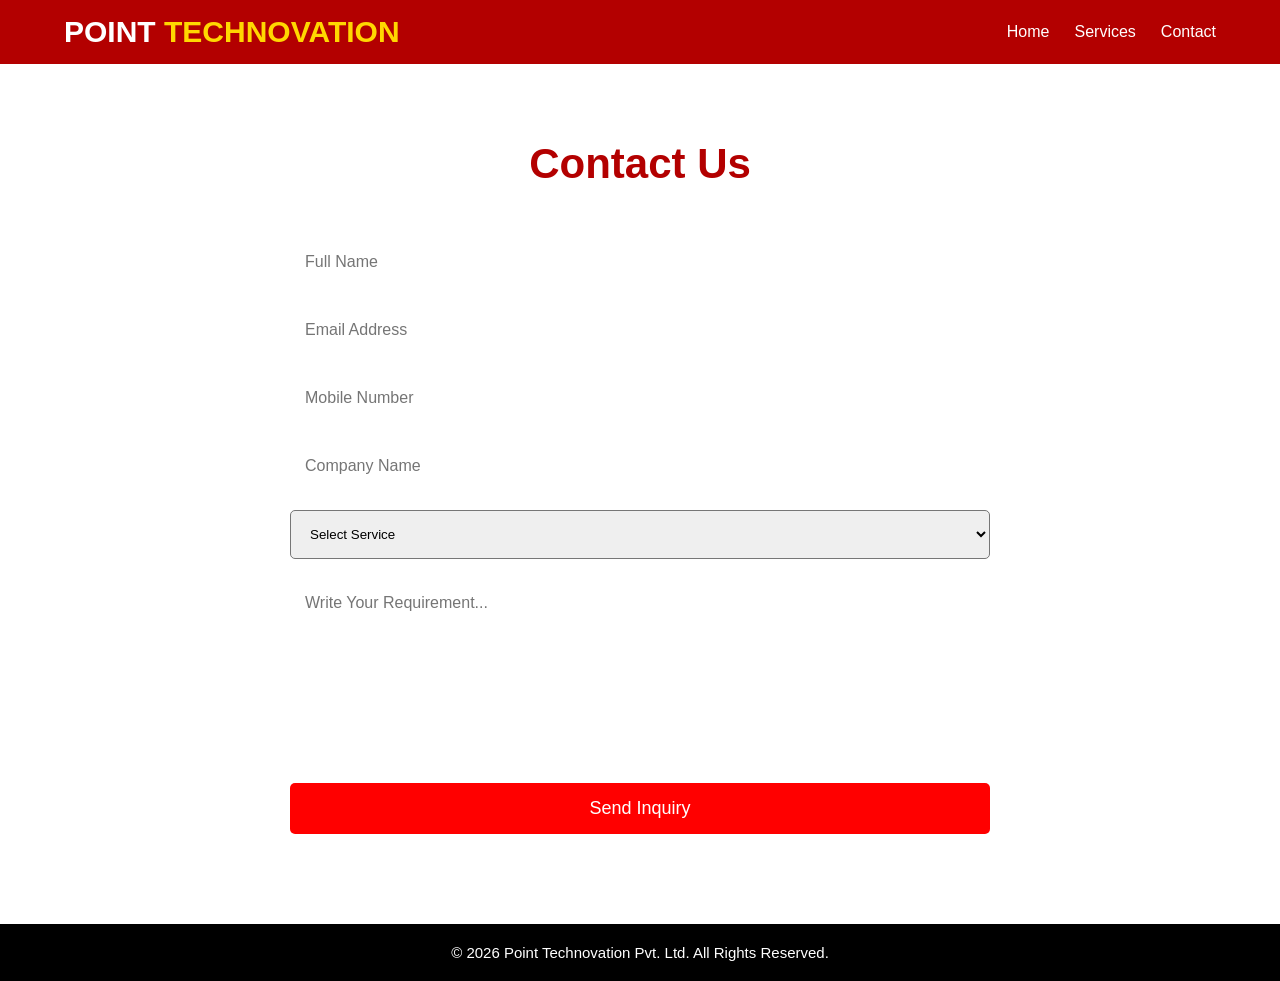
<file: contact.html>
<!DOCTYPE html>
<html lang="en">
<head>

<meta charset="UTF-8">
<meta name="viewport" content="width=device-width, initial-scale=1.0">

<title>Contact Us | Point Technovation Pvt. Ltd.</title>

<link rel="stylesheet" href="style.css">

</head>

<body>

<header>

<div class="container navbar">

<div class="logo">
POINT <span>TECHNOVATION</span>
</div>

<nav>

<ul>

<li><a href="index.html">Home</a></li>
<li><a href="service.html">Services</a></li>
<li><a href="contact.html">Contact</a></li>

</ul>

</nav>

</div>

</header>

<section style="padding-top:140px;">

<div class="container">

<h2 class="section-title">
Contact Us
</h2>

<form action="contact.php" method="POST" id="contactForm" class="contact-form">

<input
type="text"
name="name"
id="name"
placeholder="Full Name"
required>

<input
type="email"
name="email"
id="email"
placeholder="Email Address"
required>

<input
type="text"
name="phone"
id="phone"
placeholder="Mobile Number"
required>

<input
type="text"
name="company"
placeholder="Company Name">

<select
name="service"
style="width:100%;padding:15px;margin-bottom:20px;border-radius:5px;">

<option value="">Select Service</option>

<option>Fire Extinguisher</option>
<option>Fire Alarm System</option>
<option>Fire Hydrant System</option>
<option>Smoke Detector</option>
<option>Fire NOC</option>
<option>AMC Services</option>
<option>Refilling</option>
<option>Safety Audit</option>
<option>Other</option>

</select>

<textarea
name="message"
id="message"
placeholder="Write Your Requirement..."
required></textarea>

<button type="submit">

Send Inquiry

</button>

</form>

</div>

</section>

<footer>

© 2026 Point Technovation Pvt. Ltd. All Rights Reserved.

</footer>

<script src="script.js"></script>

</body>
</html>
</file>
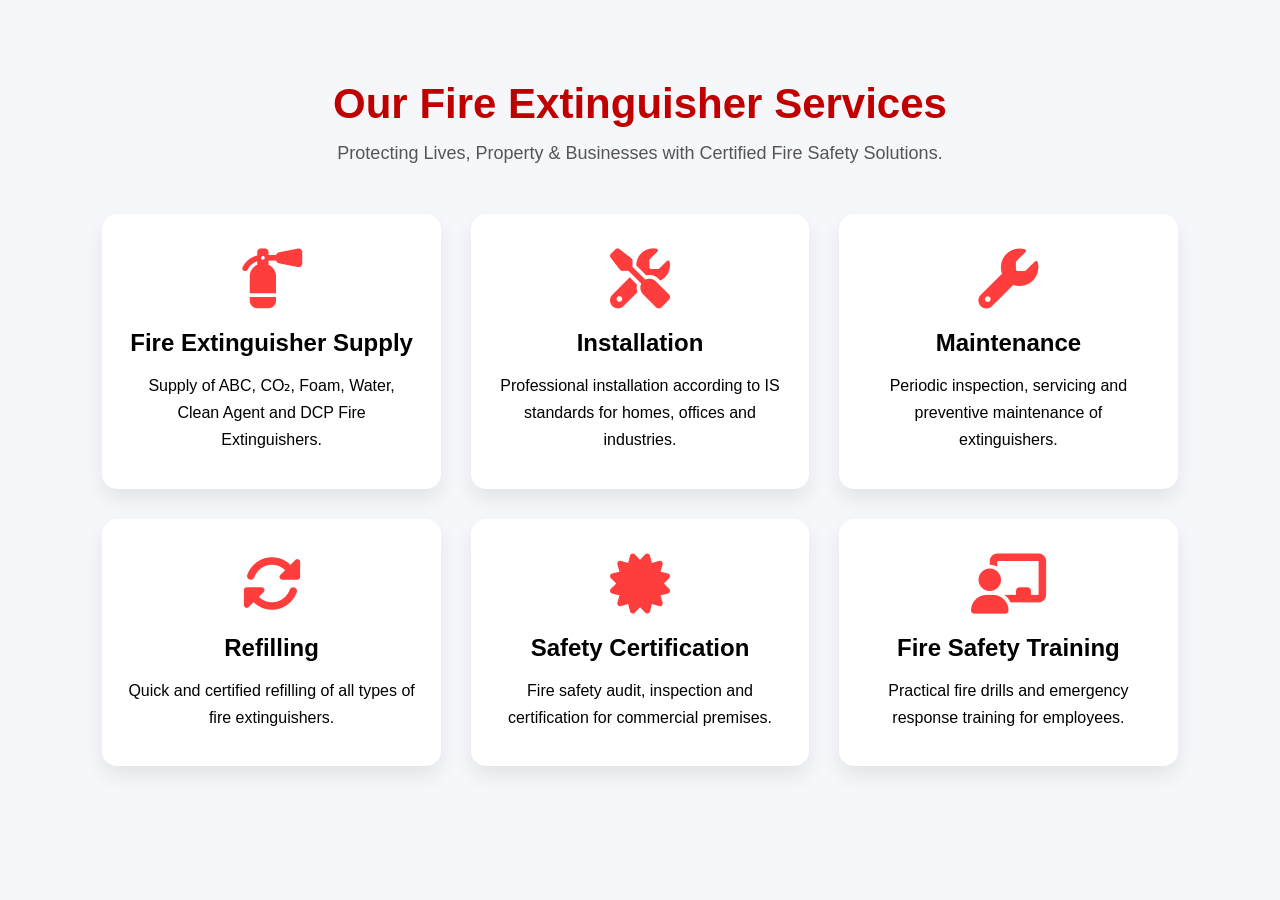
<file: service.html>
<!DOCTYPE html>
<html lang="en">
<head>
    <meta charset="UTF-8">
    <meta name="viewport" content="width=device-width, initial-scale=1.0">
    <title>Fire Extinguisher Services</title>
    <link rel="stylesheet" href="service style.css">

    <!-- Font Awesome -->
    <link rel="stylesheet"
    href="https://cdnjs.cloudflare.com/ajax/libs/font-awesome/6.5.2/css/all.min.css">
</head>
<body>

<section class="services">

    <div class="heading">
        <h1>Our Fire Extinguisher Services</h1>
        <p>Protecting Lives, Property & Businesses with Certified Fire Safety Solutions.</p>
    </div>

    <div class="service-container">

        <div class="card">
            <i class="fas fa-fire-extinguisher"></i>
            <h3>Fire Extinguisher Supply</h3>
            <p>Supply of ABC, CO₂, Foam, Water, Clean Agent and DCP Fire Extinguishers.</p>
        </div>

        <div class="card">
            <i class="fas fa-tools"></i>
            <h3>Installation</h3>
            <p>Professional installation according to IS standards for homes, offices and industries.</p>
        </div>

        <div class="card">
            <i class="fas fa-wrench"></i>
            <h3>Maintenance</h3>
            <p>Periodic inspection, servicing and preventive maintenance of extinguishers.</p>
        </div>

        <div class="card">
            <i class="fas fa-sync-alt"></i>
            <h3>Refilling</h3>
            <p>Quick and certified refilling of all types of fire extinguishers.</p>
        </div>

        <div class="card">
            <i class="fas fa-certificate"></i>
            <h3>Safety Certification</h3>
            <p>Fire safety audit, inspection and certification for commercial premises.</p>
        </div>

        <div class="card">
            <i class="fas fa-chalkboard-teacher"></i>
            <h3>Fire Safety Training</h3>
            <p>Practical fire drills and emergency response training for employees.</p>
        </div>

    </div>

</section>

</body>
</html>
</file>
<file: style.css>
/* style.css */

*{
margin:0;
padding:0;
box-sizing:border-box;
font-family:'Poppins',sans-serif;
scroll-behavior:smooth;
}

body{
background:#ffffff;
color:#333;
overflow-x:hidden;
}

.container{
width:90%;
max-width:1200px;
margin:auto;
}

header{
position:fixed;
top:0;
left:0;
width:100%;
background:#b30000;
padding:15px 0;
z-index:999;
box-shadow:0 5px 15px rgba(0,0,0,.2);
}

.navbar{
display:flex;
justify-content:space-between;
align-items:center;
}

.logo{
font-size:30px;
font-weight:700;
color:#fff;
}

.logo span{
color:#ffd700;
}

nav ul{
display:flex;
list-style:none;
}

nav ul li{
margin-left:25px;
}

nav ul li a{
text-decoration:none;
color:#fff;
font-weight:500;
transition:.3s;
}

nav ul li a:hover{
color:#ffd700;
}

.hero{
height:100vh;
display:flex;
align-items:center;
background:linear-gradient(rgba(0,0,0,.55),rgba(0,0,0,.55)),
url(point\ logo.png) center/cover no-repeat;
color:#fff;
}

.hero-content{
max-width:650px;
}

.hero-content h1{
font-size:58px;
line-height:70px;
margin-bottom:20px;
}

.hero-content p{
font-size:18px;
line-height:32px;
margin-bottom:30px;
}

.btn{
display:inline-block;
padding:15px 35px;
background:#ff0000;
color:#fff;
text-decoration:none;
border-radius:5px;
font-weight:600;
transition:.3s;
}

.btn:hover{
background:#850000;
}

section{
padding:90px 0;
}

.section-title{
font-size:42px;
text-align:center;
margin-bottom:50px;
color:#b30000;
}

.grid{
display:grid;
grid-template-columns:repeat(auto-fit,minmax(280px,1fr));
gap:30px;
}

.card{
background:#fff;
padding:30px;
text-align:center;
border-radius:10px;
box-shadow:0 5px 20px rgba(0,0,0,.08);
transition:.4s;
}

.card:hover{
transform:translateY(-10px);
}

.card img{
width:80px;
height:80px;
margin-bottom:20px;
}

.card h3{
color:#b30000;
margin-bottom:15px;
}

.card p{
line-height:28px;
}

.about{
display:grid;
grid-template-columns:1fr 1fr;
gap:40px;
align-items:center;
}

.about img{
width:100%;
border-radius:10px;
}

.about-text h2{
font-size:40px;
color:#b30000;
margin-bottom:20px;
}

.about-text p{
line-height:32px;
}

.stats{
background:#b30000;
color:#fff;
}

.stats-grid{
display:grid;
grid-template-columns:repeat(auto-fit,minmax(220px,1fr));
gap:30px;
text-align:center;
}

.stat h2{
font-size:50px;
margin-bottom:10px;
}

.stat p{
font-size:18px;
}

.why{
background:#f5f5f5;
}

.why-grid{
display:grid;
grid-template-columns:repeat(auto-fit,minmax(260px,1fr));
gap:30px;
}

.why-card{
background:#fff;
padding:30px;
border-left:5px solid red;
box-shadow:0 5px 15px rgba(0,0,0,.08);
}

.why-card h3{
margin-bottom:15px;
color:#b30000;
}

.contact{
background:#111;
color:#fff;
text-align:center;
}

.contact h2{
font-size:40px;
margin-bottom:25px;
}

.contact p{
margin:10px 0;
font-size:18px;
}

.contact-form{
max-width:700px;
margin:40px auto 0;
}

.contact-form input,
.contact-form textarea{
width:100%;
padding:15px;
margin-bottom:20px;
border:none;
border-radius:5px;
font-size:16px;
}

.contact-form textarea{
height:180px;
resize:none;
}

.contact-form button{
width:100%;
padding:15px;
background:#ff0000;
color:#fff;
border:none;
font-size:18px;
cursor:pointer;
border-radius:5px;
transition:.3s;
}

.contact-form button:hover{
background:#850000;
}

footer{
background:#000;
color:#fff;
text-align:center;
padding:20px;
font-size:15px;
}

@media(max-width:992px){

.about{
grid-template-columns:1fr;
}

.hero-content h1{
font-size:45px;
line-height:55px;
}

}

@media(max-width:768px){

.navbar{
flex-direction:column;
}

nav ul{
flex-direction:column;
margin-top:15px;
}

nav ul li{
margin:10px 0;
}

.hero{
text-align:center;
padding:0 20px;
}

.hero-content h1{
font-size:36px;
line-height:45px;
}

.section-title{
font-size:34px;
}

}
</file>
<file: service style.css>
*{
    margin:0;
    padding:0;
    box-sizing:border-box;
    font-family:Arial, Helvetica, sans-serif;
}

body{
    background:#f5f7fa;
}

.services{
    padding:80px 8%;
}

.heading{
    text-align:center;
    margin-bottom:50px;
}

.heading h1{
    font-size:42px;
    color:#c00000;
    margin-bottom:15px;
}

.heading p{
    color:#555;
    font-size:18px;
}

.service-container{
    display:grid;
    grid-template-columns:repeat(auto-fit,minmax(280px,1fr));
    gap:30px;
}

.card{
    background:#fff;
    padding:35px 25px;
    border-radius:15px;
    text-align:center;
    transition:.4s;
    box-shadow:0 10px 20px rgba(0,0,0,.08);
}

.card:hover{
    transform:translateY(-10px);
    background:#c00000;
    color:#fff;
}

.card i{
    font-size:60px;
    color:#ff3d3d;
    margin-bottom:20px;
}

.card:hover i{
    color:#fff;
}

.card h3{
    font-size:24px;
    margin-bottom:15px;
}

.card p{
    line-height:1.7;
    font-size:16px;
}
</file>
